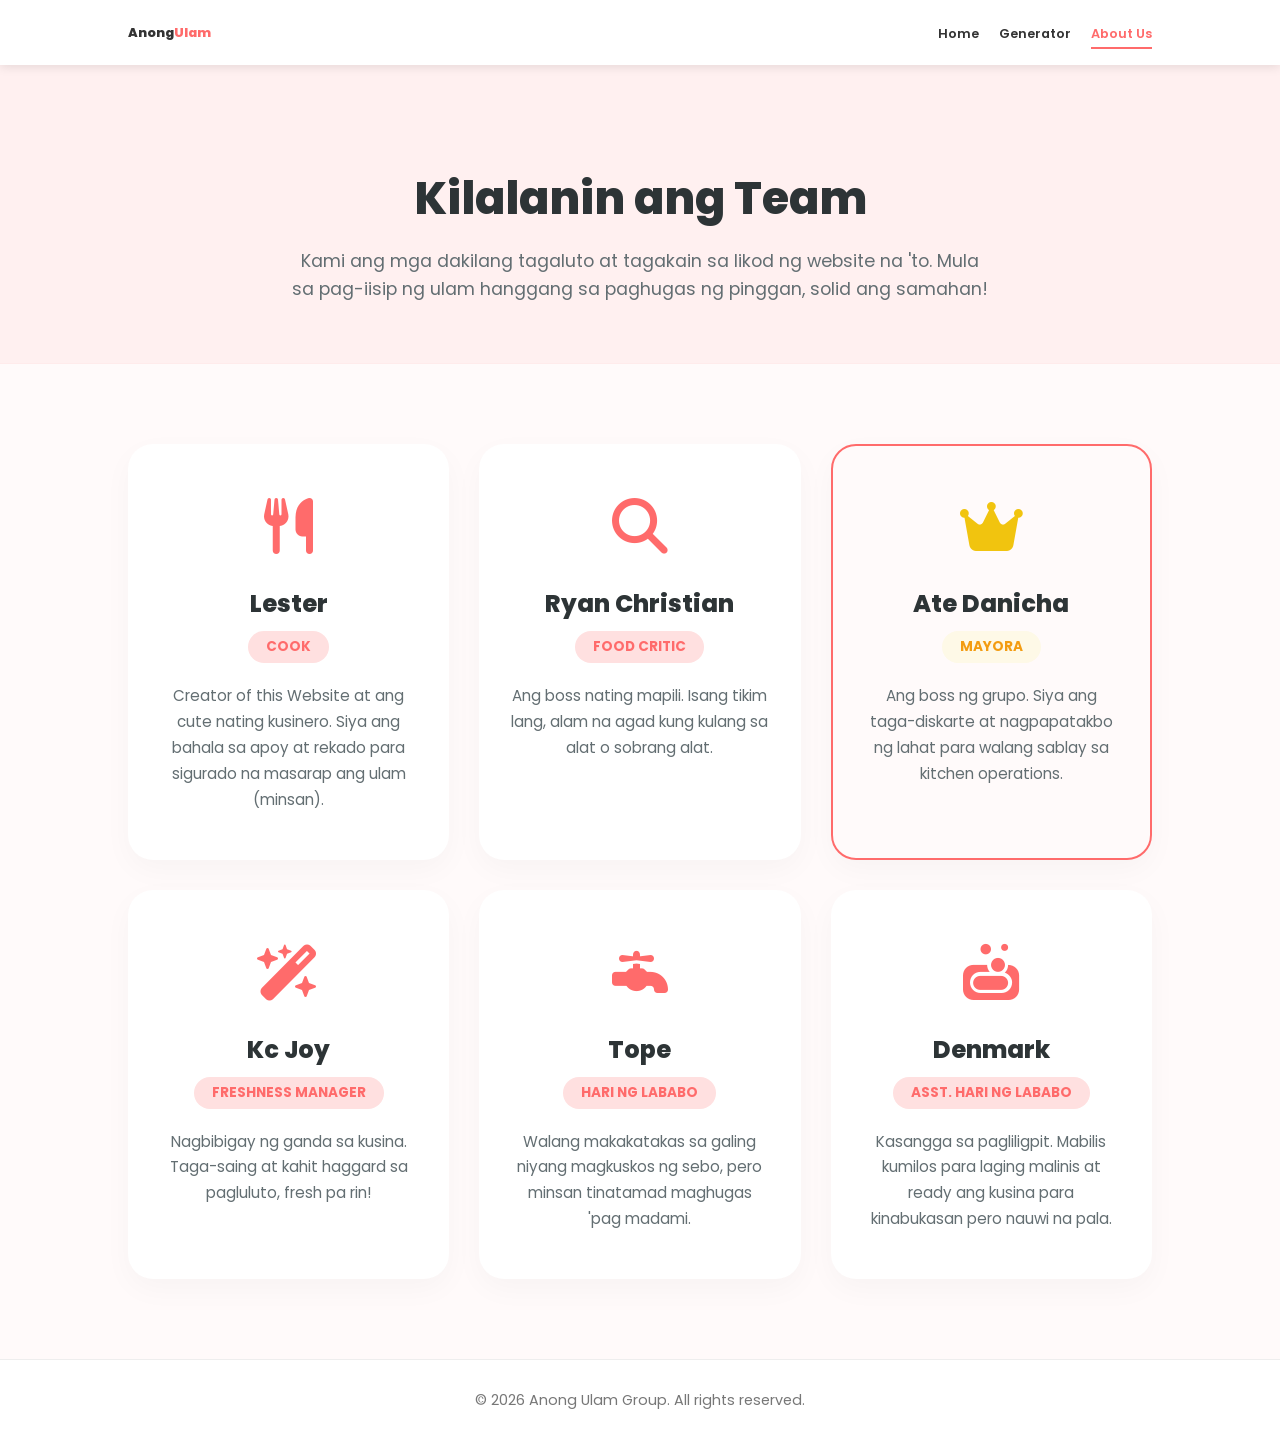
<file: html/about.html>
<!doctype html>
<html lang="en">
  <head>
    <meta charset="UTF-8" />
    <meta name="viewport" content="width=device-width, initial-scale=1.0" />
    <title>Anong Ulam? | About Us</title>
    <link rel="stylesheet" href="../css/shared-style.css" />
    <link rel="stylesheet" href="../css/about-style.css" />
    <link
      href="https://fonts.googleapis.com/css2?family=Poppins:wght@400;600;800&display=swap"
      rel="stylesheet"
    />
    <link
      rel="stylesheet"
      href="https://cdnjs.cloudflare.com/ajax/libs/font-awesome/6.5.1/css/all.min.css"
    />
  </head>
  <body>
    <nav class="navbar">
      <div class="logo">Anong<span>Ulam</span></div>
      <ul class="nav-links">
        <li><a href="../index.html">Home</a></li>
        <li><a href="generator.html">Generator</a></li>
        <li><a href="about.html" class="active">About Us</a></li>
      </ul>
    </nav>

    <header class="about-hero">
      <div class="hero-content">
        <h1>Kilalanin ang Team</h1>

        <p>
          Kami ang mga dakilang tagaluto at tagakain sa likod ng website na 'to.
          Mula sa pag-iisip ng ulam hanggang sa paghugas ng pinggan, solid ang
          samahan!
        </p>
      </div>
    </header>

    <section class="team-section">
      <div class="team-grid">
        <div class="member-card">
          <div class="member-icon"><i class="fas fa-utensils"></i></div>

          <h3>Lester</h3>

          <span class="role">Cook</span>

          <p class="desc">
            Creator of this Website at ang cute nating kusinero. Siya ang bahala
            sa apoy at rekado para sigurado na masarap ang ulam (minsan).
          </p>
        </div>

        <div class="member-card">
          <div class="member-icon"><i class="fas fa-magnifying-glass"></i></div>

          <h3>Ryan Christian</h3>

          <span class="role">Food Critic</span>

          <p class="desc">
            Ang boss nating mapili. Isang tikim lang, alam na agad kung kulang
            sa alat o sobrang alat.
          </p>
        </div>

        <div class="member-card highlight">
          <div class="member-icon"><i class="fas fa-crown"></i></div>

          <h3>Ate Danicha</h3>

          <span class="role">Mayora</span>

          <p class="desc">
            Ang boss ng grupo. Siya ang taga-diskarte at nagpapatakbo ng lahat
            para walang sablay sa kitchen operations.
          </p>
        </div>

        <div class="member-card">
          <div class="member-icon">
            <i class="fas fa-wand-magic-sparkles"></i>
          </div>

          <h3>Kc Joy</h3>

          <span class="role">Freshness Manager</span>

          <p class="desc">
            Nagbibigay ng ganda sa kusina. Taga-saing at kahit haggard sa
            pagluluto, fresh pa rin!
          </p>
        </div>

        <div class="member-card">
          <div class="member-icon"><i class="fas fa-faucet"></i></div>

          <h3>Tope</h3>

          <span class="role">Hari ng Lababo</span>

          <p class="desc">
            Walang makakatakas sa galing niyang magkuskos ng sebo, pero minsan
            tinatamad maghugas 'pag madami.
          </p>
        </div>

        <div class="member-card">
          <div class="member-icon"><i class="fas fa-soap"></i></div>

          <h3>Denmark</h3>

          <span class="role">Asst. Hari ng Lababo</span>

          <p class="desc">
            Kasangga sa pagliligpit. Mabilis kumilos para laging malinis at
            ready ang kusina para kinabukasan pero nauwi na pala.
          </p>
        </div>
      </div>
    </section>

    <footer>
      <p>&copy; 2026 Anong Ulam Group. All rights reserved.</p>
    </footer>
  </body>
</html>
</file>
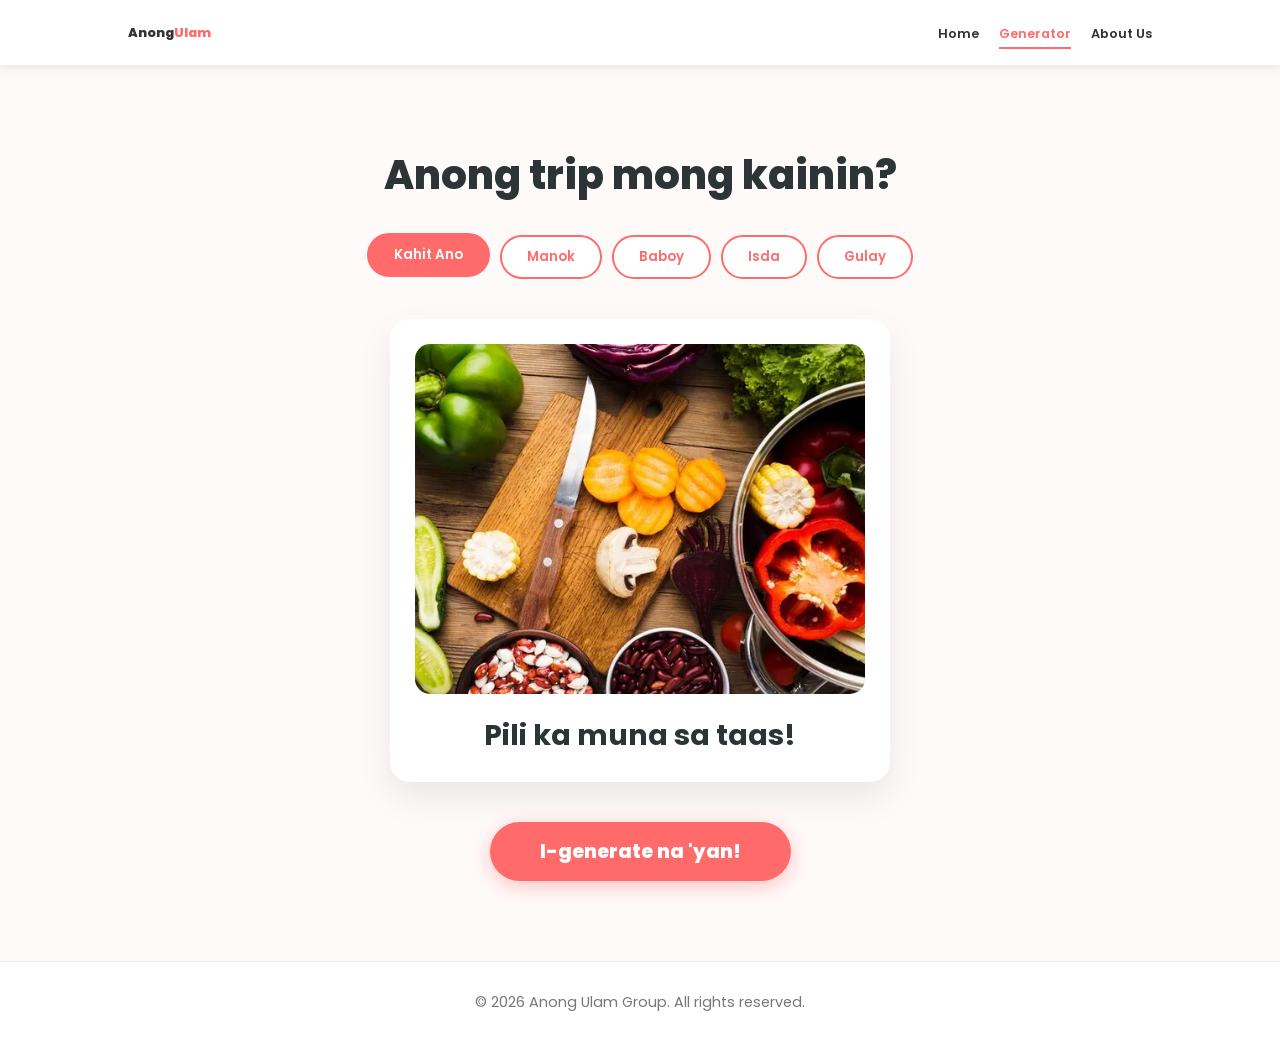
<file: html/generator.html>
<!doctype html>
<html lang="en">
  <head>
    <meta charset="UTF-8" />
    <meta name="viewport" content="width=device-width, initial-scale=1.0" />
    <title>Anong Ulam? | Generator</title>
    <!-- 1. Shared Styles (Nav & Footer) -->
    <link rel="stylesheet" href="../css/shared-style.css" />
    <link rel="stylesheet" href="../css/generator-style.css" />
    <link
      href="https://fonts.googleapis.com/css2?family=Poppins:wght@400;600;800&display=swap"
      rel="stylesheet"
    />
    <link
      rel="stylesheet"
      href="https://cdnjs.cloudflare.com/ajax/libs/font-awesome/6.5.1/css/all.min.css"
    />
  </head>
  <body>
    <!-- NAVBAR (Shared HTML Structure) - generator link is active -->
    <nav class="navbar">
      <div class="logo">Anong<span>Ulam</span></div>
      <ul class="nav-links">
        <li><a href="../index.html">Home</a></li>
        <li><a href="generator.html" class="active">Generator</a></li>
        <li><a href="about.html">About Us</a></li>
      </ul>
    </nav>

    <div class="generator-container">
      <h1>Anong trip mong kainin?</h1>
      <div class="category-selection">
        <button class="cat-btn active" onclick="setCategory('All', this)">
          Kahit Ano
        </button>
        <button class="cat-btn" onclick="setCategory('Chicken', this)">
          Manok
        </button>
        <button class="cat-btn" onclick="setCategory('Pork', this)">
          Baboy
        </button>
        <button class="cat-btn" onclick="setCategory('Fish', this)">
          Isda
        </button>
        <button class="cat-btn" onclick="setCategory('Vegetables', this)">
          Gulay
        </button>
        <!-- Soup category removed -->
      </div>

      <div class="display-box">
        <div
          id="ulam-image"
          class="result-img"
          style="background-image: url(&quot;../images/background.jpg&quot;)"
        ></div>
        <h2 id="ulam-name">Pili ka muna sa taas!</h2>
      </div>

      <button class="btn-generate" onclick="generateUlam()">
        I-generate na 'yan!
      </button>
    </div>

    <!-- Recipe Modal -->
    <div id="recipe-modal" class="modal">
      <div class="modal-content">
        <span class="close-btn" onclick="closeModal()">&times;</span>
        <h2 id="recipe-title">Pangalan ng Ulam</h2>
        <p class="servings">
          <i class="fas fa-users"></i> Good for: 5-6 Persons
        </p>
        <hr />
        <div class="recipe-body">
          <div class="recipe-section">
            <h3><i class="fas fa-list-check"></i> Ingredients</h3>
            <ul id="ingredients-list"></ul>
          </div>
          <div class="recipe-section">
            <h3><i class="fas fa-fire-burner"></i> Steps</h3>
            <ol id="steps-list"></ol>
          </div>
        </div>
      </div>
    </div>

    <!-- FOOTER (Shared HTML Structure) -->
    <footer><p>&copy; 2026 Anong Ulam Group. All rights reserved.</p></footer>

    <!-- JAVASCRIPT LOGIC (Ulam List and Generator) -->
    <script>
      let selectedCategory = "All";
      let shownUlam = [];

      const ulamList = [
        // CHICKEN
        {
          name: "Adobong Manok",
          type: "Chicken",
          img: "../images/adobo-manok.jpg",
          ingredients: ["Manok", "Toyo", "Suka", "Bawang", "Paminta"],
          steps: [
            "Igisa ang bawang.",
            "Ilagay ang manok hanggang mag-brown.",
            "Ihalo ang toyo at suka.",
            "Pakuluan hanggang lumambot.",
          ],
        },
        {
          name: "Chicken Afritada",
          type: "Chicken",
          img: "../images/chicken-afritada.jpg",
          ingredients: [
            "Manok",
            "Tomato Sauce",
            "Patatas",
            "Carrots",
            "Bell Pepper",
          ],
          steps: [
            "I-brown ang manok.",
            "Igisa ang bawang at sibuyas.",
            "Ihalo ang tomato sauce at tubig.",
            "Ilagay ang gulay at pakuluan.",
          ],
        },
        {
          name: "Chicken Curry",
          type: "Chicken",
          img: "../images/chicken-curry.jpg",
          ingredients: [
            "Manok",
            "Curry Powder",
            "Gata",
            "Patatas",
            "Siling Haba",
          ],
          steps: [
            "Igisa ang manok at curry powder.",
            "Ihos ang gata.",
            "Ilagay ang patatas at carrots.",
            "Lutuin hanggang lumapot.",
          ],
        },
        {
          name: "Tinola",
          type: "Chicken",
          img: "../images/tinola.jpg",
          ingredients: [
            "Manok",
            "Sariwang Luya",
            "Sayote o Papaya",
            "Dahon ng Sili o Malunggay",
          ],
          steps: [
            "Igisa ang luya, bawang at sibuyas.",
            "Ihalo ang manok hanggang pumuti.",
            "Lagyan ng tubig at pakuluan.",
            "Ihalo ang gulay bago ihain.",
          ],
        },
        {
          name: "Fried Chicken Pinoy Style",
          type: "Chicken",
          img: "../images/fried-chicken.jpg",
          ingredients: [
            "Manok",
            "Asin at Paminta",
            "Calamansi",
            "Tepung (Breading)",
          ],
          steps: [
            "I-marinate ang manok sa calamansi at asin.",
            "I-coat sa breading.",
            "I-deep fry hanggang golden brown.",
          ],
        },
        {
          name: "Chicken Inasal",
          type: "Chicken",
          img: "../images/inasal.jpg",
          ingredients: ["Manok", "Achuete Oil", "Luya", "Tanglad", "Vuka"],
          steps: [
            "I-marinate ang manok sa pampalasa.",
            "Ihanda ang achuete oil pang-pahid.",
            "Ihawin habang pinapahiran ng langis.",
          ],
        },
        {
          name: "Chicken Adobo sa Gata",
          type: "Chicken",
          img: "../images/adobo-gata.jpg",
          ingredients: ["Manok", "Gata", "Toyo", "Suka", "Sili"],
          steps: [
            "Lutuin ang adobo sa karaniwang paraan.",
            "Pag malambot na, ibuhos ang gata.",
            "Hayaan hanggang mag-mantika.",
          ],
        },
        {
          name: "Chicken Liver Adobo",
          type: "Chicken",
          img: "../images/liver-adobo.jpg",
          ingredients: ["Atay ng Manok", "Toyo", "Suka", "Maraming Bawang"],
          steps: [
            "Igisa ang bawang.",
            "Ilagay ang atay (wag masyadong haluin).",
            "Ihalo ang toyo at suka.",
            "Lutuin nang mabilis.",
          ],
        },
        {
          name: "Sweet and Sour Chicken",
          type: "Chicken",
          img: "../images/sweet-sour-chicken.jpg",
          ingredients: [
            "Chicken Nuggets/Strips",
            "Pineapple Tidbits",
            "Ketchup",
            "Asukal",
          ],
          steps: [
            "Iprito ang manok.",
            "Gawin ang sauce gamit ang ketchup at pineapple juice.",
            "Ihalo ang lahat hanggang lumapot.",
          ],
        },
        {
          name: "Garlic Butter Chicken",
          type: "Chicken",
          img: "../images/garlic-butter-chicken.jpg",
          ingredients: ["Manok", "Butter", "Maraming Bawang", "Parsley"],
          steps: [
            "I-sear ang manok.",
            "Ihalo ang butter at tustahin ang bawang.",
            "I-coat ang manok sa sauce.",
          ],
        },
        {
          name: "Chicken Sisig",
          type: "Chicken",
          img: "../images/chicken-sisig.jpg",
          ingredients: ["Inihaw na Manok", "Sibuyas", "Sili", "Mayonnaise"],
          steps: [
            "Chopin ang inihaw na manok.",
            "Ihalo ang sibuyas at sili.",
            "Lagyan ng mayo at pigaan ng calamansi.",
          ],
        },
        {
          name: "Chicken Caldereta",
          type: "Chicken",
          img: "../images/chicken-caldereta.jpg",
          ingredients: ["Manok", "Liver Spread", "Cheese", "Tomato Sauce"],
          steps: [
            "Igisa ang manok.",
            "Ihalo ang sauce at liver spread.",
            "Lagyan ng cheese para sa creamy texture.",
          ],
        },

        // PORK
        {
          name: "Sinigang na Baboy",
          type: "Pork",
          img: "../images/Killer-Pork-Sinigang.jpg",
          ingredients: [
            "1kg Pork Liempo",
            "1 pack Sinigang Mix",
            "Gabi",
            "Labanos",
            "Sitaw",
            "Kangkong",
            "Siling Haba",
            "Kamatis at Sibuyas",
          ],
          steps: [
            "Pakuluan ang karne kasama ang kamatis, sibuyas, at gabi hanggang lumambot.",
            "Kapag malambot na ang karne, ilagay ang labanos at sitaw.",
            "Ihalo ang sinigang mix base sa asim na gusto mo.",
            "Ilagay ang siling haba at kangkong. Pakuluan ng 1-2 minuto bago ihain.",
          ],
        },
        {
          name: "Pork Sisig",
          type: "Pork",
          img: "../images/sisig.jpg",
          ingredients: ["Maskara o Liempo", "Sibuyas", "Sili", "Itlog"],
          steps: [
            "Ihawi o i-fry ang pork.",
            "Chopin nang pino.",
            "Ihalo ang pampalasa at serve sa sizzling plate.",
          ],
        },
        {
          name: "Pork Adobo",
          type: "Pork",
          img: "../images/pork-adobo.jpg",
          ingredients: ["Pork Belly", "Toyo", "Suka", "Bawang"],
          steps: [
            "Igisa ang bawang at pork.",
            "Ihalo ang toyo, suka at tubig.",
            "Simmer hanggang lumabas ang mantika.",
          ],
        },
        {
          name: "Lechon Kawali",
          type: "Pork",
          img: "../images/lechon.jpg",
          ingredients: ["Liempo", "Asin", "Paminta", "Pampalasa"],
          steps: [
            "Pakuluan ang pork hanggang lumambot.",
            "Patuyuin ang balat.",
            "I-deep fry hanggang lumutong.",
          ],
        },
        {
          name: "Pork Menudo",
          type: "Pork",
          img: "../images/menudo.jpg",
          ingredients: ["Pork", "Atay", "Hotdog", "Tomato Sauce", "Raisins"],
          steps: [
            "Igisa ang pork at atay.",
            "Ihalo ang sauce at hotdog.",
            "Pakuluan hanggang lumambot ang patatas.",
          ],
        },
        {
          name: "Inihaw na Liempo",
          type: "Pork",
          img: "../images/liempo.jpg",
          ingredients: ["Liempo", "Soy Sauce", "Calamansi", "Garlic"],
          steps: [
            "I-marinate ang pork nang 3 oras.",
            "Ihanda ang baga.",
            "Ihawin hanggang maluto.",
          ],
        },
        {
          name: "Pork Steak",
          type: "Pork",
          img: "../images/pork-steak.jpg",
          ingredients: ["Pork Chops", "Maraming Sibuyas", "Toyo", "Calamansi"],
          steps: [
            "I-marinate ang pork.",
            "I-fry ang pork.",
            "Igisa ang sibuyas at ibuhos ang marinade sauce.",
          ],
        },
        {
          name: "Pork Giniling",
          type: "Pork",
          img: "../images/giniling.jpg",
          ingredients: ["Ground Pork", "Patatas", "Carrots", "Tomato Sauce"],
          steps: [
            "Igisa ang bawang, sibuyas at pork.",
            "Ihalo ang gulay.",
            "Lagyan ng tomato sauce at pakuluan.",
          ],
        },
        {
          name: "Pork Caldereta",
          type: "Pork",
          img: "../images/pork-caldereta.jpg",
          ingredients: [
            "Pork",
            "Peanut Butter/Cheese",
            "Tomato Sauce",
            "Bell Pepper",
          ],
          steps: [
            "Pakuluan ang pork hanggang lumambot.",
            "Ihalo ang sauce at peanut butter.",
            "Lagyan ng cheese.",
          ],
        },
        {
          name: "Pork Humba",
          type: "Pork",
          img: "../images/humba.jpg",
          ingredients: [
            "Pork Belly",
            "Tausi",
            "Bulaklak ng Saging",
            "Toyo/Asukal",
          ],
          steps: [
            "Igisa ang pork.",
            "Ihalo ang tausi at asukal.",
            "Pakuluan hanggang mag-caramelize ang sauce.",
          ],
        },
        {
          name: "Crispy Pata",
          type: "Pork",
          img: "../images/crispy-pata.jpg",
          ingredients: ["Pata ng Baboy", "Pampalasa", "Mantika"],
          steps: [
            "Pakuluan ang pata hanggang lumambot.",
            "Patuyuin nang maigi.",
            "I-deep fry hanggang mag-crack ang balat.",
          ],
        },

        // FISH
        {
          name: "Fried Tilapia",
          type: "Fish",
          img: "../images/tilapia.jpg",
          ingredients: ["Tilapia", "Asin", "Mantika"],
          steps: [
            "Lagyan ng asin ang isda.",
            "Iprito hanggang mag-golden brown.",
          ],
        },
        {
          name: "Paksiw na Bangus",
          type: "Fish",
          img: "../images/paksiw.jpg",
          ingredients: ["Bangus", "Suka", "Luya", "Talong", "Ampalaya"],
          steps: [
            "Ayusin ang isda at gulay sa kawali.",
            "Ibuhos ang suka at pampalasa.",
            "Lutuin sa mahinang apoy.",
          ],
        },
        {
          name: "Pritong Galunggong",
          type: "Fish",
          img: "../images/galunggong.jpg",
          ingredients: ["Galunggong", "Asin", "Mantika"],
          steps: [
            "Linisin ang isda.",
            "Lagyan ng asin.",
            "Iprito nang malutong.",
          ],
        },
        {
          name: "Sarsiyadong Isda",
          type: "Fish",
          img: "../images/sarsada.jpg",
          ingredients: ["Piniritong Isda", "Itlog", "Kamatis", "Sibuyas"],
          steps: [
            "Igisa ang kamatis at sibuyas.",
            "Ihalo ang binating itlog.",
            "Ilatag ang isda sa sauce.",
          ],
        },
        {
          name: "Sinigang na Bangus",
          type: "Fish",
          img: "../images/sinigang-bangus.jpg",
          ingredients: ["Bangus", "Sinigang Mix", "Kangkong", "Labanos"],
          steps: [
            "Pakuluan ang tubig na may kamatis.",
            "Ihalo ang isda at sinigang mix.",
            "Ilagay ang mga gulay.",
          ],
        },
        {
          name: "Paksiw na Galunggong",
          type: "Fish",
          img: "../images/paksiw-gg.jpg",
          ingredients: ["Galunggong", "Suka", "Luya", "Bawang"],
          steps: [
            "I-arrange sa palayok.",
            "Ibuhos ang suka.",
            "Lutuin hanggang ma-absorb ang asim.",
          ],
        },
        {
          name: "Tinapa",
          type: "Fish",
          img: "../images/tinapa.jpg",
          ingredients: ["Tinapa", "Kamatis", "Itlog na Maalat"],
          steps: [
            "Iprito o i-steam ang tinapa.",
            "Isabay sa kanin at itlog na maalat.",
          ],
        },
        {
          name: "Adobong Pusit",
          type: "Fish",
          img: "../images/adobong-pusit.jpg",
          ingredients: ["Pusit", "Toyo", "Suka", "Tinta ng Pusit"],
          steps: [
            "Igisa ang bawang at sibuyas.",
            "Ilagay ang pusit.",
            "Ihalo ang toyo at suka. Wag i-overcook.",
          ],
        },

        // VEGETABLES
        {
          name: "Chop Suey",
          type: "Vegetables",
          img: "../images/chopsuey.jpg",
          ingredients: [
            "Mixed Veggies",
            "Oyster Sauce",
            "Chicken Liver/Shrimp",
          ],
          steps: [
            "Igisa ang karne/hipon.",
            "Ihalo ang matitigas na gulay.",
            "Ihalo ang oyster sauce at malalambot na gulay.",
          ],
        },
        {
          name: "Pinakbet",
          type: "Vegetables",
          img: "../images/pinakbet.jpg",
          ingredients: ["Kalabasa", "Sitaw", "Ampalaya", "Bagoong"],
          steps: [
            "Igisa ang baboy sa bagoong.",
            "Ilagay ang kalabasa at sitaw.",
            "Ihalo ang ampalaya at talong.",
          ],
        },
        {
          name: "Ginisang Monggo",
          type: "Vegetables",
          img: "../images/monggo.jpg",
          ingredients: ["Monggo", "Dahon ng Malunggay", "Chicharon", "Tinapa"],
          steps: [
            "Pakuluan ang monggo.",
            "Igisa sa bawang at sibuyas.",
            "Ihalo ang malunggay at chicharon.",
          ],
        },
        {
          name: "Tortang Talong",
          type: "Vegetables",
          img: "../images/torta.jpg",
          ingredients: ["Talong", "Itlog", "Asin"],
          steps: [
            "Ihawin ang talong at alisin ang balat.",
            "Batiin ang itlog.",
            "I-dip ang talong at iprito.",
          ],
        },
        {
          name: "Adobong Sitaw",
          type: "Vegetables",
          img: "../images/adobong-sitaw.jpg",
          ingredients: ["Sitaw", "Pork Strips", "Toyo", "Suka"],
          steps: [
            "Igisa ang pork.",
            "Ihalo ang sitaw.",
            "Lagyan ng toyo at suka.",
          ],
        },
        {
          name: "Ginataang Kalabasa at Sitaw",
          type: "Vegetables",
          img: "../images/kalabasa-sitaw.jpg",
          ingredients: ["Kalabasa", "Sitaw", "Gata", "Hipon o Pork"],
          steps: [
            "Igisa ang karne.",
            "Ilagay ang kalabasa at gata.",
            "Ihalo ang sitaw pag malambot na.",
          ],
        },
        {
          name: "Laing",
          type: "Vegetables",
          img: "../images/laing.jpg",
          ingredients: ["Dahon ng Gabi", "Gata", "Sili", "Bagoong"],
          steps: [
            "I-simmer ang gata.",
            "Ilagay ang dahon ng gabi (wag haluin agad).",
            "Lutuin hanggang mag-mantika.",
          ],
        },
        {
          name: "Ensaladang Talong",
          type: "Vegetables",
          img: "../images/ensalada-talong.jpg",
          ingredients: [
            "Inihaw na Talong",
            "Kamatis",
            "Sibuyas",
            "Bagoong o Suka",
          ],
          steps: [
            "Ihawin at balatan ang talong.",
            "Chopin ang kamatis at sibuyas.",
            "I-mix lahat sa bowl.",
          ],
        },
        {
          name: "Ginataang Langka",
          type: "Vegetables",
          img: "../images/langka.jpg",
          ingredients: ["Langka", "Gata", "Tinapa flakes", "Sili"],
          steps: [
            "Pakuluan ang langka sa gata.",
            "Ihalo ang tinapa flakes.",
            "Lutuin hanggang lumapot.",
          ],
        },
        {
          name: "Dinengdeng",
          type: "Vegetables",
          img: "../images/diningding.jpg",
          ingredients: [
            "Bulaklak ng Kalabasa",
            "Sitaw",
            "Talong",
            "Bagoong Isda",
          ],
          steps: [
            "Pakuluan ang tubig na may bagoong.",
            "Ilagay ang matitigas na gulay.",
            "Ihalo ang piniritong isda sa ibabaw.",
          ],
        },
      ];

      function setCategory(category, btn) {
        selectedCategory = category;
        shownUlam = [];
        document
          .querySelectorAll(".cat-btn")
          .forEach((b) => b.classList.remove("active"));
        btn.classList.add("active");
        document.getElementById("ulam-name").innerText = "Ready na!";
      }

      function generateUlam() {
        const displayImg = document.getElementById("ulam-image");
        const displayName = document.getElementById("ulam-name");

        let filteredList =
          selectedCategory === "All"
            ? ulamList
            : ulamList.filter((item) => item.type === selectedCategory);
        let remainingUlam = filteredList.filter(
          (item) => !shownUlam.includes(item.name),
        );

        if (remainingUlam.length === 0) {
          shownUlam = [];
          remainingUlam = filteredList;
        }

        const randomIndex = Math.floor(Math.random() * remainingUlam.length);
        const selectedUlam = remainingUlam[randomIndex];

        shownUlam.push(selectedUlam.name);

        displayName.innerText = selectedUlam.name;
        displayImg.style.backgroundImage = `url('${selectedUlam.img}')`;

        setTimeout(() => {
          showRecipe(selectedUlam);
        }, 500);
      }

      function showRecipe(ulam) {
        const modal = document.getElementById("recipe-modal");
        if (modal) {
          document.getElementById("recipe-title").innerText = ulam.name;
          const ingList = document.getElementById("ingredients-list");
          const stepList = document.getElementById("steps-list");

          ingList.innerHTML = ulam.ingredients
            ? ulam.ingredients.map((i) => `<li>${i}</li>`).join("")
            : "<li>Ingredients soon...</li>";
          stepList.innerHTML = ulam.steps
            ? ulam.steps.map((s) => `<li>${s}</li>`).join("")
            : "<li>Steps soon...</li>";

          modal.style.display = "flex";
        }
      }

      function closeModal() {
        document.getElementById("recipe-modal").style.display = "none";
      }

      window.onclick = (e) => {
        const modal = document.getElementById("recipe-modal");
        if (e.target == modal) closeModal();
      };
    </script>
  </body>
</html>
</file>
<file: css/shared-style.css>
/* --- GLOBAL RESET & SHARED STYLES --- */
* {
    margin: 0;
    padding: 0;
    box-sizing: border-box;
    font-family: 'Poppins', sans-serif;
}

body {
    background-color: #fffafa;
    color: #333;
    min-height: 100vh;
    display: flex;
    flex-direction: column; /* Sinisigurado na laging nasa baba ang footer */
}

h1, h2, h3 {
    color: #2d3436;
}

/* --- GLOBAL NAVBAR (Eksaktong Pantay sa Lahat) --- */
.navbar {
    display: flex;
    justify-content: space-between;
    align-items: center;
    padding: 20px 10%; /* Parehong espasyo sa kaliwa at kanan */
    background: white;
    box-shadow: 0 2px 10px rgba(0,0,0,0.1);
    position: sticky; /* Nananatili sa itaas habang nag-scroll */
    top: 0;
    z-index: 1000;
}

.logo {
    font-size: .8rem;
    font-weight: 800;
}

.logo span {
    color: #ff6b6b;
}

.nav-links {
    list-style: none;
    display: flex;
    gap: 20px; /* Pantay na distansya ng mga links */
}

.nav-links a {
    text-decoration: none;
    color: #333;
    font-weight: 600;
    font-size: .8rem;
    transition: 0.3s ease;
}

.nav-links a:hover {
    color: #ff6b6b;
}

/* Para malaman kung anong page ang active */
.nav-links a.active {
    color: #ff6b6b;
    border-bottom: 2px solid #ff6b6b;
    padding-bottom: 5px;
}

/* --- GLOBAL FOOTER (Laging nasa baba) --- */
footer {
    padding: 30px 10%;
    background: white;
    text-align: center;
    border-top: 1px solid #eee;
    margin-top: auto; /* Importante: Tinutulak ang footer sa pinakababa */
}

footer p {
    color: #777;
    font-size: 0.9rem;
}

/* --- RESPONSIVE MOBILE ADJUSTMENT (Para sa cellphone) --- */
@media (max-width: 768px) {
    .navbar {
        padding: 15px 5%;
    }
    
    .nav-links {
        gap: 15px;
    }
    
    .nav-links a {
        font-size: 0.9rem;
    }
}
</file>
<file: css/about-style.css>
/* --- ABOUT PAGE SPECIFIC STYLES --- */

/* Hero Section */
.about-hero {
    text-align: center;
    padding: 100px 10% 60px 10%;
    background-color: #fff0f0;
    border-bottom: 1px solid #ffebeb;
}

.about-hero h1 {
    font-size: 2.8rem;
    font-weight: 800;
    margin-bottom: 15px;
    color: #2d3436;
}

.about-hero p {
    font-size: 1.1rem;
    color: #636e72;
    max-width: 700px;
    margin: 0 auto;
    line-height: 1.6;
}

/* Team Grid Section */
.team-section {
    padding: 80px 10%;
    flex: 1; /* Para itulak ang footer pababa */
}

.team-grid {
    display: grid;
    grid-template-columns: repeat(auto-fit, minmax(300px, 1fr));
    gap: 30px;
}

.member-card {
    background: white;
    padding: 45px 30px;
    border-radius: 25px;
    box-shadow: 0 10px 30px rgba(0,0,0,0.03);
    text-align: center;
    transition: 0.4s ease;
    border: 2px solid transparent;
    display: flex;
    flex-direction: column;
    align-items: center;
}

.member-card:hover {
    transform: translateY(-10px);
    box-shadow: 0 20px 40px rgba(255, 107, 107, 0.1);
}

/* Special Style for Mayora */
.member-card.highlight {
    background: #fffafa;
    border-color: #ff6b6b;
}

.member-icon {
    font-size: 3.5rem;
    color: #ff6b6b;
    margin-bottom: 25px;
    height: 70px;
    display: flex;
    align-items: center;
    justify-content: center;
}

/* Golden Crown for Mayora */
.member-card.highlight .member-icon {
    color: #f1c40f;
}

.member-card h3 {
    font-size: 1.5rem;
    font-weight: 800;
    margin-bottom: 10px;
    color: #2d3436;
}

.role {
    display: inline-block;
    padding: 6px 18px;
    background-color: #ffe0e0;
    color: #ff6b6b;
    border-radius: 20px;
    font-size: 0.85rem;
    font-weight: 700;
    margin-bottom: 20px;
    text-transform: uppercase;
}

/* Gold role for Mayora */
.member-card.highlight .role {
    background-color: #fef9e7;
    color: #f39c12;
}

.desc {
    color: #636e72;
    font-size: 0.95rem;
    line-height: 1.7;
}

/* Responsive adjust */
@media (max-width: 600px) {
    .about-hero h1 {
        font-size: 2.2rem;
    }
}
</file>
<file: css/generator-style.css>
/* --- GENERATOR PAGE SPECIFIC STYLES --- */

.generator-container {
    text-align: center;
    padding: 80px 10%;
    flex: 1;
    display: flex;
    flex-direction: column;
    align-items: center;
}

.generator-container h1 {
    font-size: 2.5rem;
    font-weight: 800;
    margin-bottom: 30px;
}

/* Category Selection */
.category-selection {
    margin-bottom: 40px;
    display: flex;
    justify-content: center;
    flex-wrap: wrap;
    gap: 10px;
}

.cat-btn {
    padding: 10px 25px;
    border: 2px solid #ff6b6b;
    background: white;
    color: #ff6b6b;
    border-radius: 25px;
    cursor: pointer;
    font-weight: 600;
    transition: 0.3s;
}

.cat-btn.active, .cat-btn:hover {
    background: #ff6b6b;
    color: white;
    transform: translateY(-2px);
}

/* Display Box */
.display-box {
    background: white;
    padding: 25px;
    border-radius: 20px;
    box-shadow: 0 15px 35px rgba(0,0,0,0.08);
    width: 100%;
    max-width: 500px;
    margin-bottom: 40px;
}

.result-img {
    width: 100%;
    height: 350px;
    background-size: cover;
    background-position: center;
    border-radius: 15px;
    margin-bottom: 20px;
    background-color: #eee;
}

.display-box h2 {
    font-size: 1.8rem;
    font-weight: 700;
}

/* Generate Button */
.btn-generate {
    padding: 15px 50px;
    font-size: 1.2rem;
    background: #ff6b6b;
    color: white;
    border: none;
    border-radius: 30px;
    font-weight: 800;
    cursor: pointer;
    transition: 0.3s;
    box-shadow: 0 5px 20px rgba(255,107,107,0.4);
}

.btn-generate:hover {
    background: #ee5253;
    transform: scale(1.05);
}

/* Recipe Modal */
.modal {
    display: none;
    position: fixed;
    z-index: 2000;
    left: 0; top: 0;
    width: 100%; height: 100%;
    background-color: rgba(0,0,0,0.7);
    backdrop-filter: blur(5px);
    justify-content: center;
    align-items: center;
}

.modal-content {
    background-color: white;
    padding: 40px;
    border-radius: 25px;
    width: 90%;
    max-width: 650px;
    max-height: 85vh;
    overflow-y: auto;
    position: relative;
    box-shadow: 0 10px 40px rgba(0,0,0,0.2);
}

.close-btn {
    position: absolute;
    right: 25px; top: 15px;
    font-size: 32px;
    font-weight: bold;
    cursor: pointer;
    color: #bbb;
}

.close-btn:hover { color: #333; }

#recipe-title {
    color: #ff6b6b;
    font-size: 2.2rem;
    margin-bottom: 5px;
}

.servings {
    font-size: 1rem;
    color: #666;
    margin-bottom: 20px;
    display: flex;
    align-items: center;
    gap: 8px;
}

.recipe-body { text-align: left; }
.recipe-section { margin-bottom: 25px; }
.recipe-section h3 { margin-bottom: 15px; border-bottom: 2px solid #fff0f0; padding-bottom: 5px; display: flex; align-items: center; gap: 10px; }
.recipe-section h3 i { color: #ff6b6b; }

#ingredients-list, #steps-list { padding-left: 20px; line-height: 1.8; color: #444; }
#ingredients-list li { list-style-type: disc; margin-bottom: 5px; }
#steps-list li { margin-bottom: 10px; }
</file>
